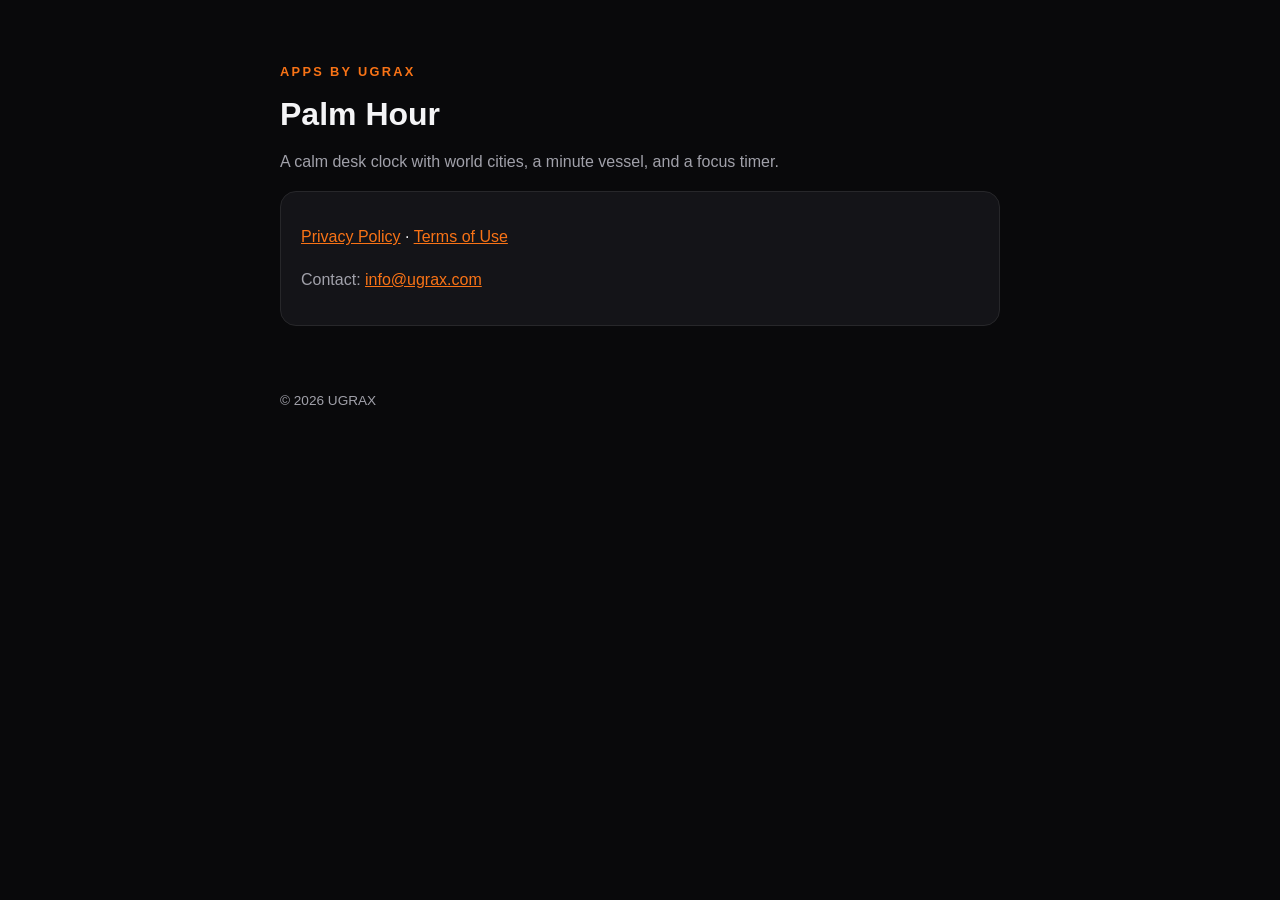
<file: index.html>
<!doctype html>
<html lang="en">
<head>
  <meta charset="utf-8">
  <meta name="viewport" content="width=device-width, initial-scale=1">
  <title>UGRAX · Apps</title>
  <link rel="stylesheet" href="/style.css">
</head>
<body>
  <main>
    <p class="brand">Apps by UGRAX</p>
    <h1>Palm Hour</h1>
    <p class="muted">A calm desk clock with world cities, a minute vessel, and a focus timer.</p>
    <div class="card">
      <p><a href="/palmhour/privacy/">Privacy Policy</a> · <a href="/palmhour/terms/">Terms of Use</a></p>
      <p class="muted">Contact: <a href="mailto:info@ugrax.com">info@ugrax.com</a></p>
    </div>
    <footer>© 2026 UGRAX</footer>
  </main>
</body>
</html>
</file>
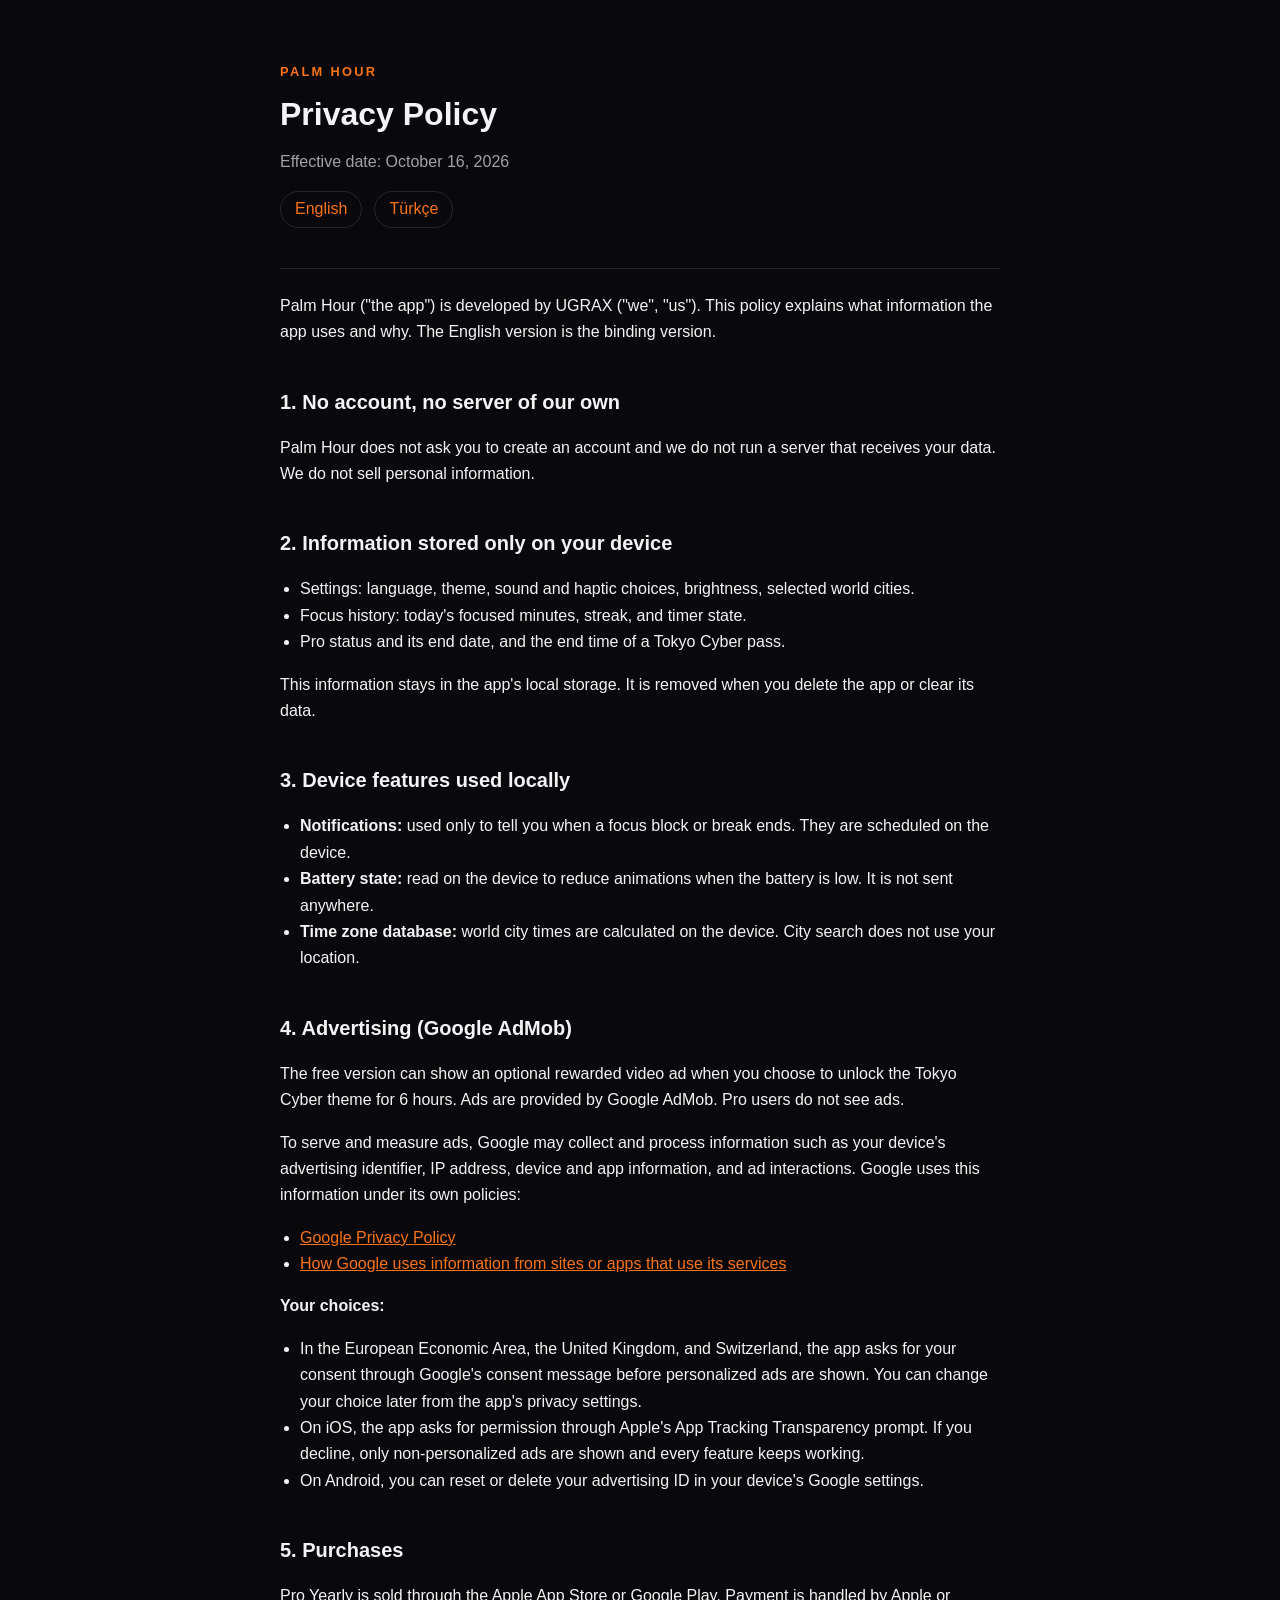
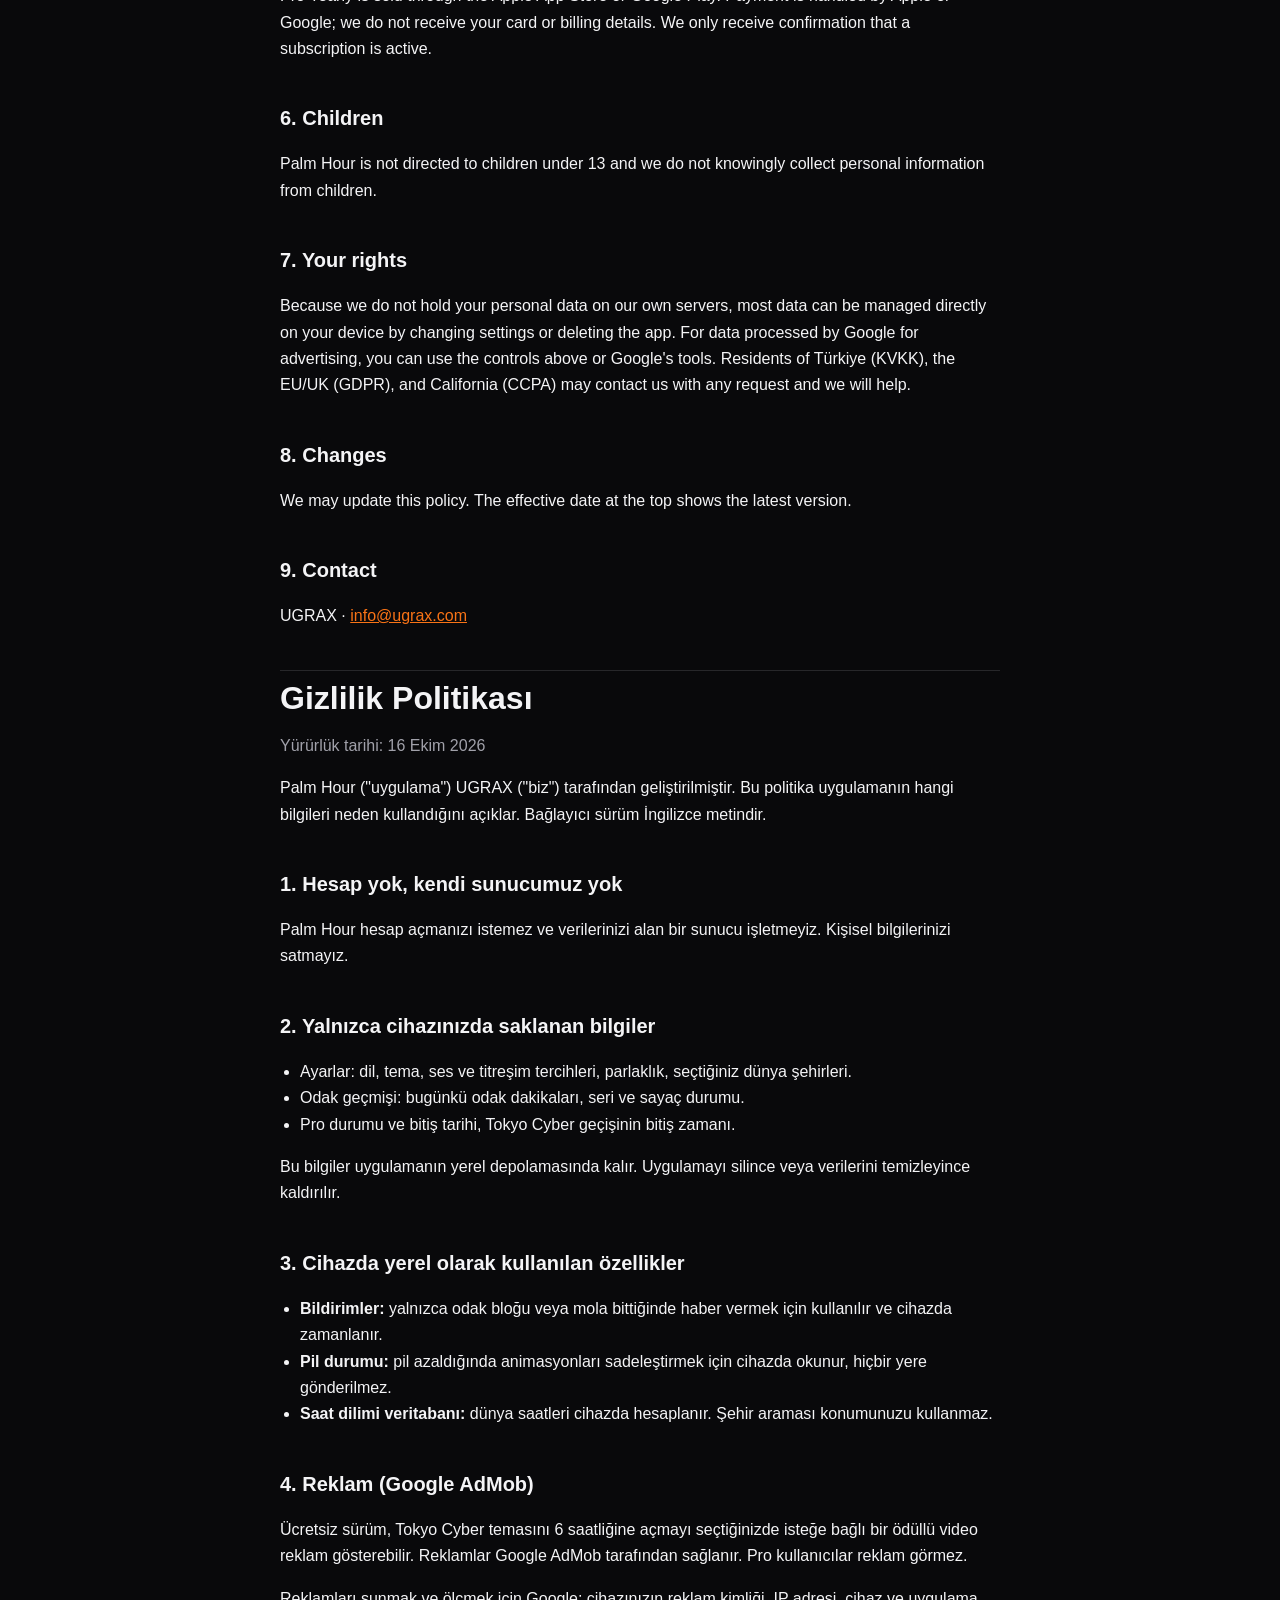
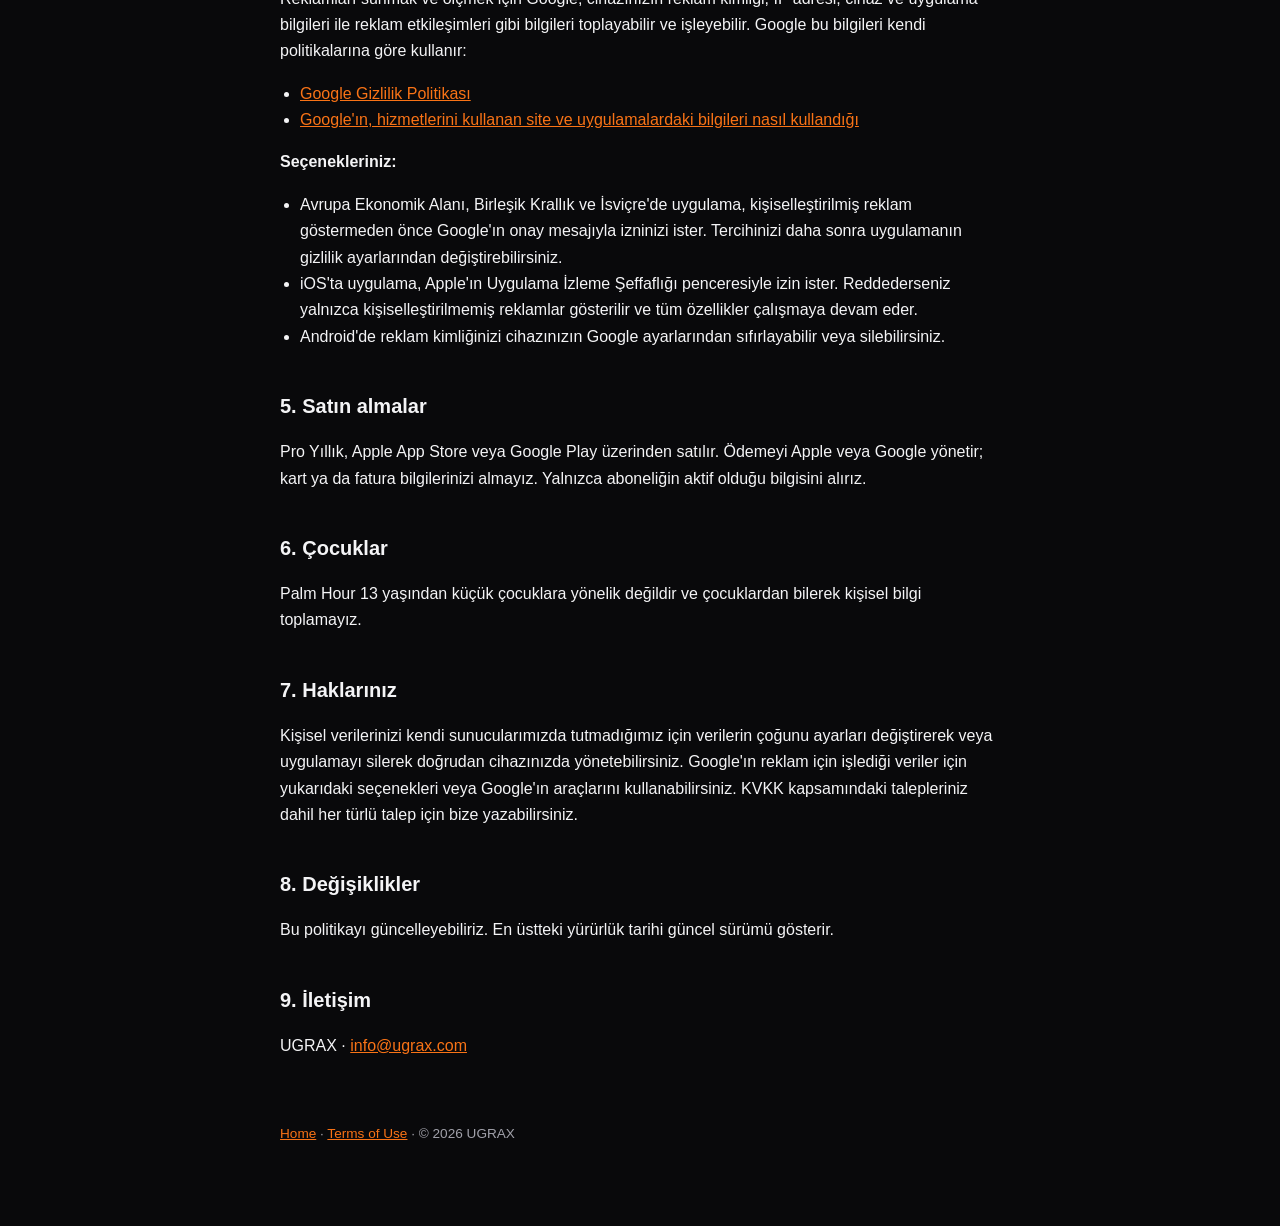
<file: palmhour/privacy/index.html>
<!doctype html>
<html lang="en">
<head>
  <meta charset="utf-8">
  <meta name="viewport" content="width=device-width, initial-scale=1">
  <title>Palm Hour · Privacy Policy</title>
  <link rel="stylesheet" href="/style.css">
</head>
<body>
  <main>
    <p class="brand">Palm Hour</p>
    <h1>Privacy Policy</h1>
    <p class="muted">Effective date: October 16, 2026</p>
    <nav class="lang"><a href="#en">English</a><a href="#tr">Türkçe</a></nav>

    <section class="doc" id="en">
      <p>Palm Hour ("the app") is developed by UGRAX ("we", "us"). This policy explains what information the app uses and why. The English version is the binding version.</p>

      <h2>1. No account, no server of our own</h2>
      <p>Palm Hour does not ask you to create an account and we do not run a server that receives your data. We do not sell personal information.</p>

      <h2>2. Information stored only on your device</h2>
      <ul>
        <li>Settings: language, theme, sound and haptic choices, brightness, selected world cities.</li>
        <li>Focus history: today's focused minutes, streak, and timer state.</li>
        <li>Pro status and its end date, and the end time of a Tokyo Cyber pass.</li>
      </ul>
      <p>This information stays in the app's local storage. It is removed when you delete the app or clear its data.</p>

      <h2>3. Device features used locally</h2>
      <ul>
        <li><strong>Notifications:</strong> used only to tell you when a focus block or break ends. They are scheduled on the device.</li>
        <li><strong>Battery state:</strong> read on the device to reduce animations when the battery is low. It is not sent anywhere.</li>
        <li><strong>Time zone database:</strong> world city times are calculated on the device. City search does not use your location.</li>
      </ul>

      <h2>4. Advertising (Google AdMob)</h2>
      <p>The free version can show an optional rewarded video ad when you choose to unlock the Tokyo Cyber theme for 6 hours. Ads are provided by Google AdMob. Pro users do not see ads.</p>
      <p>To serve and measure ads, Google may collect and process information such as your device's advertising identifier, IP address, device and app information, and ad interactions. Google uses this information under its own policies:</p>
      <ul>
        <li><a href="https://policies.google.com/privacy">Google Privacy Policy</a></li>
        <li><a href="https://policies.google.com/technologies/partner-sites">How Google uses information from sites or apps that use its services</a></li>
      </ul>
      <p><strong>Your choices:</strong></p>
      <ul>
        <li>In the European Economic Area, the United Kingdom, and Switzerland, the app asks for your consent through Google's consent message before personalized ads are shown. You can change your choice later from the app's privacy settings.</li>
        <li>On iOS, the app asks for permission through Apple's App Tracking Transparency prompt. If you decline, only non-personalized ads are shown and every feature keeps working.</li>
        <li>On Android, you can reset or delete your advertising ID in your device's Google settings.</li>
      </ul>

      <h2>5. Purchases</h2>
      <p>Pro Yearly is sold through the Apple App Store or Google Play. Payment is handled by Apple or Google; we do not receive your card or billing details. We only receive confirmation that a subscription is active.</p>

      <h2>6. Children</h2>
      <p>Palm Hour is not directed to children under 13 and we do not knowingly collect personal information from children.</p>

      <h2>7. Your rights</h2>
      <p>Because we do not hold your personal data on our own servers, most data can be managed directly on your device by changing settings or deleting the app. For data processed by Google for advertising, you can use the controls above or Google's tools. Residents of Türkiye (KVKK), the EU/UK (GDPR), and California (CCPA) may contact us with any request and we will help.</p>

      <h2>8. Changes</h2>
      <p>We may update this policy. The effective date at the top shows the latest version.</p>

      <h2>9. Contact</h2>
      <p>UGRAX · <a href="mailto:info@ugrax.com">info@ugrax.com</a></p>
    </section>

    <section class="doc" id="tr">
      <h1>Gizlilik Politikası</h1>
      <p class="muted">Yürürlük tarihi: 16 Ekim 2026</p>
      <p>Palm Hour ("uygulama") UGRAX ("biz") tarafından geliştirilmiştir. Bu politika uygulamanın hangi bilgileri neden kullandığını açıklar. Bağlayıcı sürüm İngilizce metindir.</p>

      <h2>1. Hesap yok, kendi sunucumuz yok</h2>
      <p>Palm Hour hesap açmanızı istemez ve verilerinizi alan bir sunucu işletmeyiz. Kişisel bilgilerinizi satmayız.</p>

      <h2>2. Yalnızca cihazınızda saklanan bilgiler</h2>
      <ul>
        <li>Ayarlar: dil, tema, ses ve titreşim tercihleri, parlaklık, seçtiğiniz dünya şehirleri.</li>
        <li>Odak geçmişi: bugünkü odak dakikaları, seri ve sayaç durumu.</li>
        <li>Pro durumu ve bitiş tarihi, Tokyo Cyber geçişinin bitiş zamanı.</li>
      </ul>
      <p>Bu bilgiler uygulamanın yerel depolamasında kalır. Uygulamayı silince veya verilerini temizleyince kaldırılır.</p>

      <h2>3. Cihazda yerel olarak kullanılan özellikler</h2>
      <ul>
        <li><strong>Bildirimler:</strong> yalnızca odak bloğu veya mola bittiğinde haber vermek için kullanılır ve cihazda zamanlanır.</li>
        <li><strong>Pil durumu:</strong> pil azaldığında animasyonları sadeleştirmek için cihazda okunur, hiçbir yere gönderilmez.</li>
        <li><strong>Saat dilimi veritabanı:</strong> dünya saatleri cihazda hesaplanır. Şehir araması konumunuzu kullanmaz.</li>
      </ul>

      <h2>4. Reklam (Google AdMob)</h2>
      <p>Ücretsiz sürüm, Tokyo Cyber temasını 6 saatliğine açmayı seçtiğinizde isteğe bağlı bir ödüllü video reklam gösterebilir. Reklamlar Google AdMob tarafından sağlanır. Pro kullanıcılar reklam görmez.</p>
      <p>Reklamları sunmak ve ölçmek için Google; cihazınızın reklam kimliği, IP adresi, cihaz ve uygulama bilgileri ile reklam etkileşimleri gibi bilgileri toplayabilir ve işleyebilir. Google bu bilgileri kendi politikalarına göre kullanır:</p>
      <ul>
        <li><a href="https://policies.google.com/privacy?hl=tr">Google Gizlilik Politikası</a></li>
        <li><a href="https://policies.google.com/technologies/partner-sites?hl=tr">Google'ın, hizmetlerini kullanan site ve uygulamalardaki bilgileri nasıl kullandığı</a></li>
      </ul>
      <p><strong>Seçenekleriniz:</strong></p>
      <ul>
        <li>Avrupa Ekonomik Alanı, Birleşik Krallık ve İsviçre'de uygulama, kişiselleştirilmiş reklam göstermeden önce Google'ın onay mesajıyla izninizi ister. Tercihinizi daha sonra uygulamanın gizlilik ayarlarından değiştirebilirsiniz.</li>
        <li>iOS'ta uygulama, Apple'ın Uygulama İzleme Şeffaflığı penceresiyle izin ister. Reddederseniz yalnızca kişiselleştirilmemiş reklamlar gösterilir ve tüm özellikler çalışmaya devam eder.</li>
        <li>Android'de reklam kimliğinizi cihazınızın Google ayarlarından sıfırlayabilir veya silebilirsiniz.</li>
      </ul>

      <h2>5. Satın almalar</h2>
      <p>Pro Yıllık, Apple App Store veya Google Play üzerinden satılır. Ödemeyi Apple veya Google yönetir; kart ya da fatura bilgilerinizi almayız. Yalnızca aboneliğin aktif olduğu bilgisini alırız.</p>

      <h2>6. Çocuklar</h2>
      <p>Palm Hour 13 yaşından küçük çocuklara yönelik değildir ve çocuklardan bilerek kişisel bilgi toplamayız.</p>

      <h2>7. Haklarınız</h2>
      <p>Kişisel verilerinizi kendi sunucularımızda tutmadığımız için verilerin çoğunu ayarları değiştirerek veya uygulamayı silerek doğrudan cihazınızda yönetebilirsiniz. Google'ın reklam için işlediği veriler için yukarıdaki seçenekleri veya Google'ın araçlarını kullanabilirsiniz. KVKK kapsamındaki talepleriniz dahil her türlü talep için bize yazabilirsiniz.</p>

      <h2>8. Değişiklikler</h2>
      <p>Bu politikayı güncelleyebiliriz. En üstteki yürürlük tarihi güncel sürümü gösterir.</p>

      <h2>9. İletişim</h2>
      <p>UGRAX · <a href="mailto:info@ugrax.com">info@ugrax.com</a></p>
    </section>

    <footer><a href="/">Home</a> · <a href="/palmhour/terms/">Terms of Use</a> · © 2026 UGRAX</footer>
  </main>
</body>
</html>
</file>
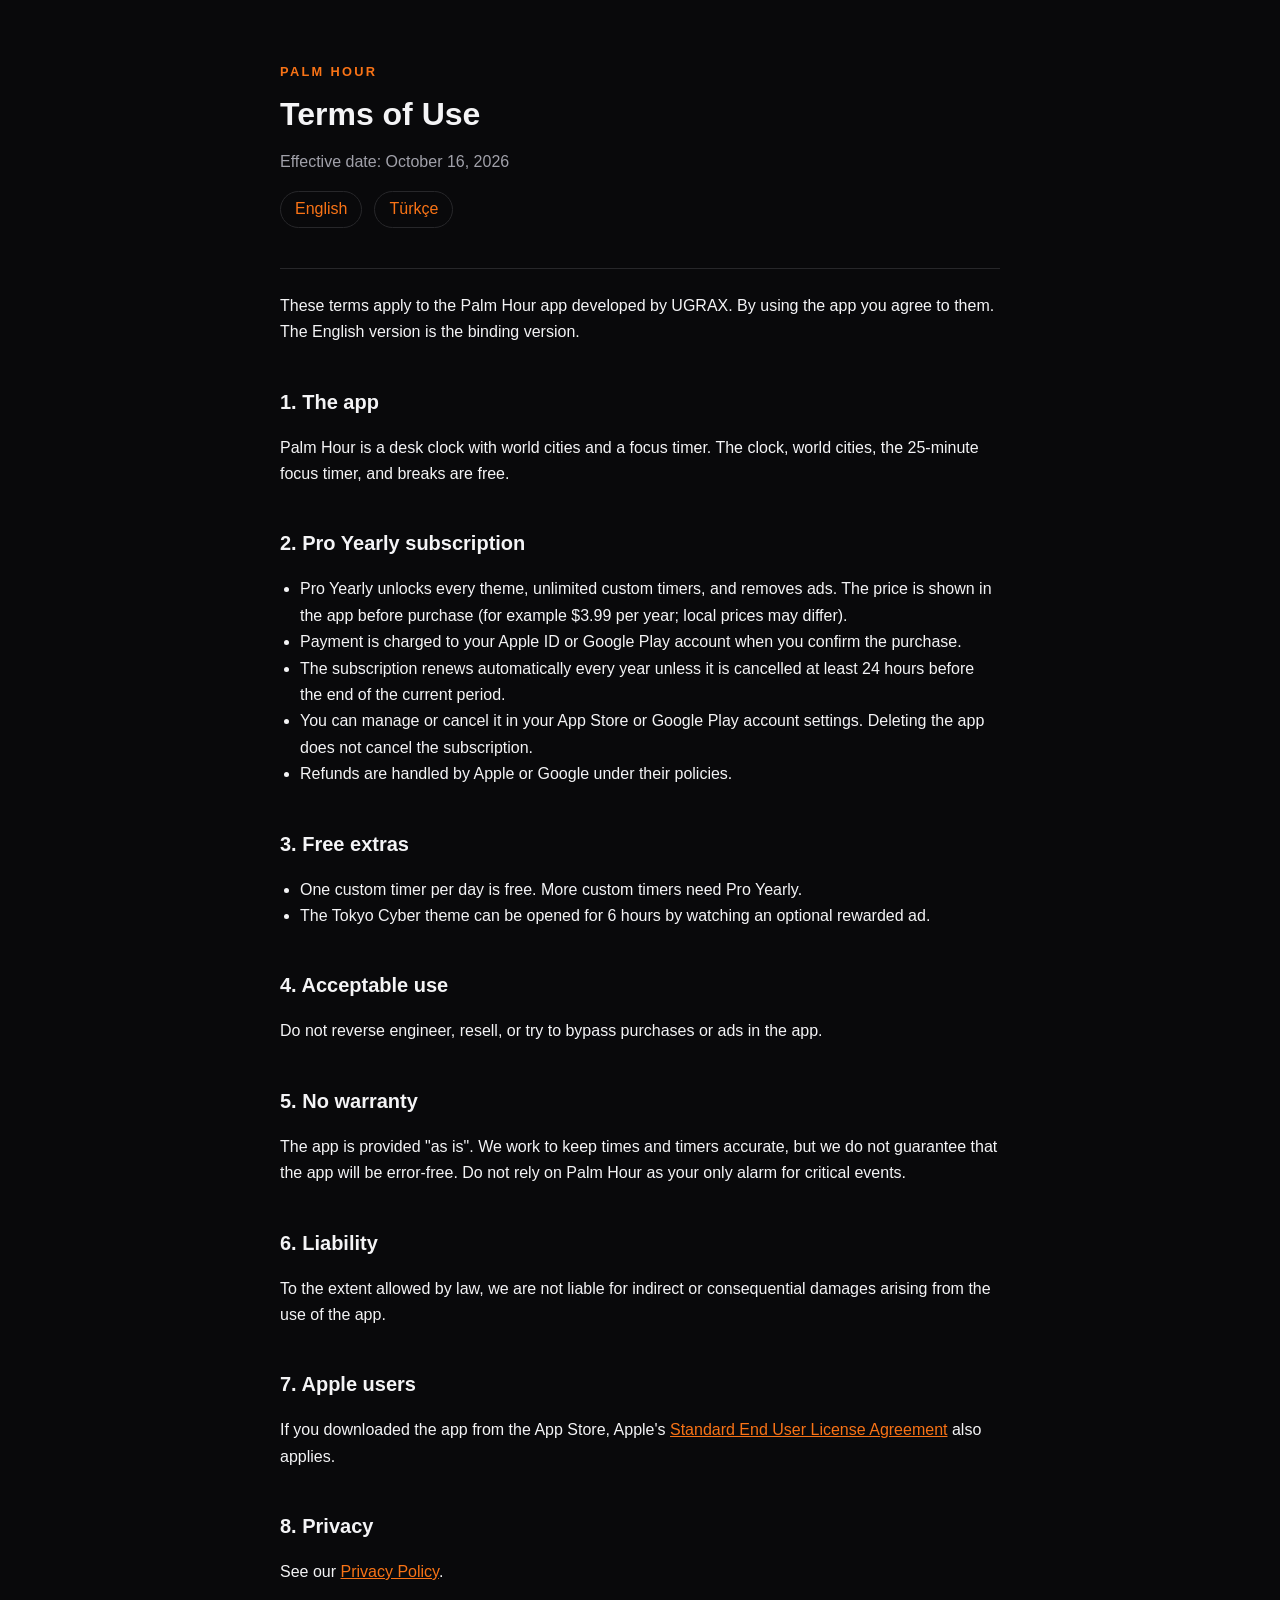
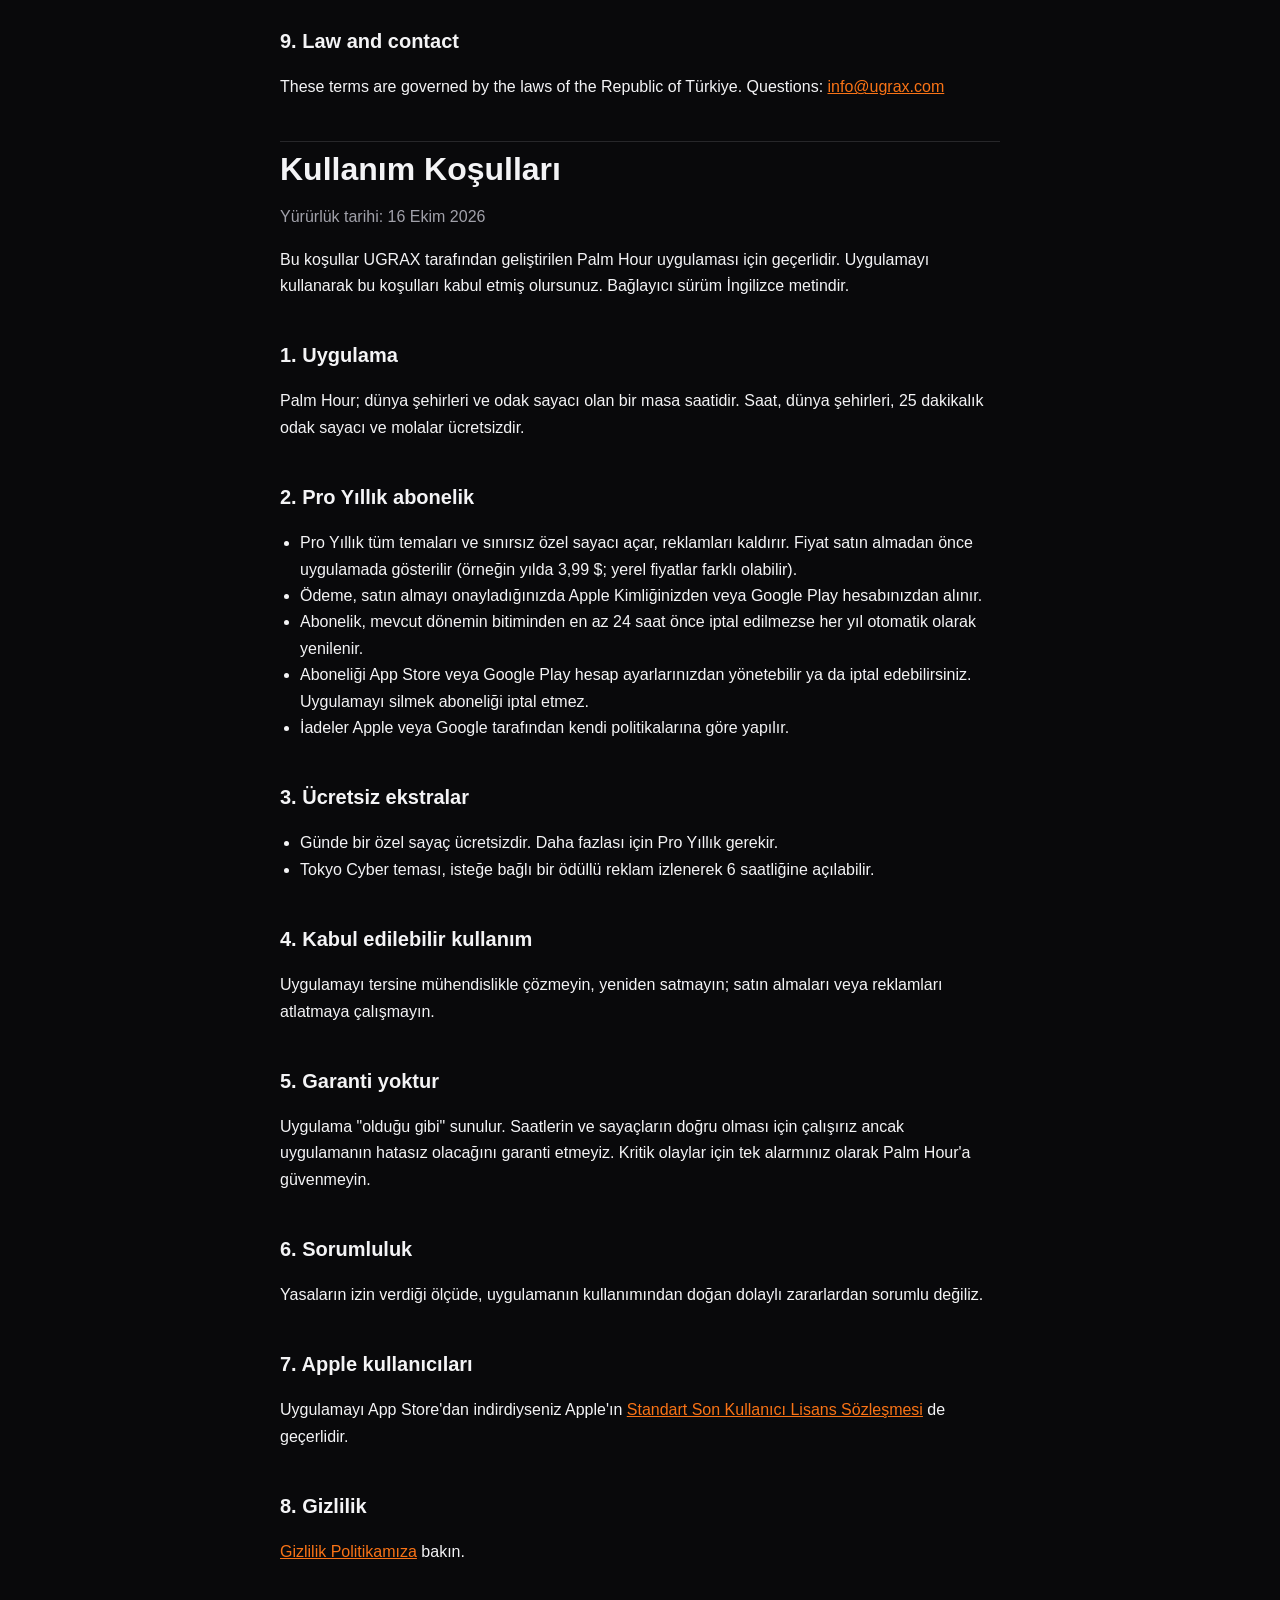
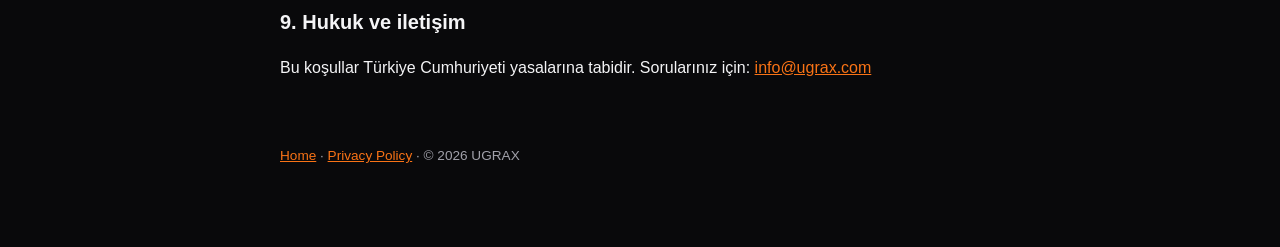
<file: palmhour/terms/index.html>
<!doctype html>
<html lang="en">
<head>
  <meta charset="utf-8">
  <meta name="viewport" content="width=device-width, initial-scale=1">
  <title>Palm Hour · Terms of Use</title>
  <link rel="stylesheet" href="/style.css">
</head>
<body>
  <main>
    <p class="brand">Palm Hour</p>
    <h1>Terms of Use</h1>
    <p class="muted">Effective date: October 16, 2026</p>
    <nav class="lang"><a href="#en">English</a><a href="#tr">Türkçe</a></nav>

    <section class="doc" id="en">
      <p>These terms apply to the Palm Hour app developed by UGRAX. By using the app you agree to them. The English version is the binding version.</p>

      <h2>1. The app</h2>
      <p>Palm Hour is a desk clock with world cities and a focus timer. The clock, world cities, the 25-minute focus timer, and breaks are free.</p>

      <h2>2. Pro Yearly subscription</h2>
      <ul>
        <li>Pro Yearly unlocks every theme, unlimited custom timers, and removes ads. The price is shown in the app before purchase (for example $3.99 per year; local prices may differ).</li>
        <li>Payment is charged to your Apple ID or Google Play account when you confirm the purchase.</li>
        <li>The subscription renews automatically every year unless it is cancelled at least 24 hours before the end of the current period.</li>
        <li>You can manage or cancel it in your App Store or Google Play account settings. Deleting the app does not cancel the subscription.</li>
        <li>Refunds are handled by Apple or Google under their policies.</li>
      </ul>

      <h2>3. Free extras</h2>
      <ul>
        <li>One custom timer per day is free. More custom timers need Pro Yearly.</li>
        <li>The Tokyo Cyber theme can be opened for 6 hours by watching an optional rewarded ad.</li>
      </ul>

      <h2>4. Acceptable use</h2>
      <p>Do not reverse engineer, resell, or try to bypass purchases or ads in the app.</p>

      <h2>5. No warranty</h2>
      <p>The app is provided "as is". We work to keep times and timers accurate, but we do not guarantee that the app will be error-free. Do not rely on Palm Hour as your only alarm for critical events.</p>

      <h2>6. Liability</h2>
      <p>To the extent allowed by law, we are not liable for indirect or consequential damages arising from the use of the app.</p>

      <h2>7. Apple users</h2>
      <p>If you downloaded the app from the App Store, Apple's <a href="https://www.apple.com/legal/internet-services/itunes/dev/stdeula/">Standard End User License Agreement</a> also applies.</p>

      <h2>8. Privacy</h2>
      <p>See our <a href="/palmhour/privacy/">Privacy Policy</a>.</p>

      <h2>9. Law and contact</h2>
      <p>These terms are governed by the laws of the Republic of Türkiye. Questions: <a href="mailto:info@ugrax.com">info@ugrax.com</a></p>
    </section>

    <section class="doc" id="tr">
      <h1>Kullanım Koşulları</h1>
      <p class="muted">Yürürlük tarihi: 16 Ekim 2026</p>
      <p>Bu koşullar UGRAX tarafından geliştirilen Palm Hour uygulaması için geçerlidir. Uygulamayı kullanarak bu koşulları kabul etmiş olursunuz. Bağlayıcı sürüm İngilizce metindir.</p>

      <h2>1. Uygulama</h2>
      <p>Palm Hour; dünya şehirleri ve odak sayacı olan bir masa saatidir. Saat, dünya şehirleri, 25 dakikalık odak sayacı ve molalar ücretsizdir.</p>

      <h2>2. Pro Yıllık abonelik</h2>
      <ul>
        <li>Pro Yıllık tüm temaları ve sınırsız özel sayacı açar, reklamları kaldırır. Fiyat satın almadan önce uygulamada gösterilir (örneğin yılda 3,99 $; yerel fiyatlar farklı olabilir).</li>
        <li>Ödeme, satın almayı onayladığınızda Apple Kimliğinizden veya Google Play hesabınızdan alınır.</li>
        <li>Abonelik, mevcut dönemin bitiminden en az 24 saat önce iptal edilmezse her yıl otomatik olarak yenilenir.</li>
        <li>Aboneliği App Store veya Google Play hesap ayarlarınızdan yönetebilir ya da iptal edebilirsiniz. Uygulamayı silmek aboneliği iptal etmez.</li>
        <li>İadeler Apple veya Google tarafından kendi politikalarına göre yapılır.</li>
      </ul>

      <h2>3. Ücretsiz ekstralar</h2>
      <ul>
        <li>Günde bir özel sayaç ücretsizdir. Daha fazlası için Pro Yıllık gerekir.</li>
        <li>Tokyo Cyber teması, isteğe bağlı bir ödüllü reklam izlenerek 6 saatliğine açılabilir.</li>
      </ul>

      <h2>4. Kabul edilebilir kullanım</h2>
      <p>Uygulamayı tersine mühendislikle çözmeyin, yeniden satmayın; satın almaları veya reklamları atlatmaya çalışmayın.</p>

      <h2>5. Garanti yoktur</h2>
      <p>Uygulama "olduğu gibi" sunulur. Saatlerin ve sayaçların doğru olması için çalışırız ancak uygulamanın hatasız olacağını garanti etmeyiz. Kritik olaylar için tek alarmınız olarak Palm Hour'a güvenmeyin.</p>

      <h2>6. Sorumluluk</h2>
      <p>Yasaların izin verdiği ölçüde, uygulamanın kullanımından doğan dolaylı zararlardan sorumlu değiliz.</p>

      <h2>7. Apple kullanıcıları</h2>
      <p>Uygulamayı App Store'dan indirdiyseniz Apple'ın <a href="https://www.apple.com/legal/internet-services/itunes/dev/stdeula/">Standart Son Kullanıcı Lisans Sözleşmesi</a> de geçerlidir.</p>

      <h2>8. Gizlilik</h2>
      <p><a href="/palmhour/privacy/">Gizlilik Politikamıza</a> bakın.</p>

      <h2>9. Hukuk ve iletişim</h2>
      <p>Bu koşullar Türkiye Cumhuriyeti yasalarına tabidir. Sorularınız için: <a href="mailto:info@ugrax.com">info@ugrax.com</a></p>
    </section>

    <footer><a href="/">Home</a> · <a href="/palmhour/privacy/">Privacy Policy</a> · © 2026 UGRAX</footer>
  </main>
</body>
</html>
</file>
<file: style.css>
:root {
  color-scheme: dark;
  --bg: #09090b;
  --surface: #141418;
  --text: #f4f4f6;
  --muted: #a1a1aa;
  --accent: #f97316;
  --border: #27272a;
}

* { box-sizing: border-box; }

body {
  margin: 0;
  background: var(--bg);
  color: var(--text);
  font: 16px/1.65 -apple-system, BlinkMacSystemFont, "Segoe UI", Roboto, "Helvetica Neue", Arial, sans-serif;
}

main {
  max-width: 760px;
  margin: 0 auto;
  padding: 48px 20px 80px;
}

a { color: var(--accent); }

h1 { font-size: 2rem; line-height: 1.2; margin: 0 0 8px; }
h2 { font-size: 1.25rem; margin: 40px 0 8px; }
h3 { font-size: 1.05rem; margin: 24px 0 4px; }

.brand {
  color: var(--accent);
  font-weight: 700;
  letter-spacing: 0.18em;
  font-size: 0.8rem;
  text-transform: uppercase;
}

.muted { color: var(--muted); }

nav.lang {
  display: flex;
  gap: 12px;
  margin: 16px 0 32px;
}

nav.lang a {
  border: 1px solid var(--border);
  border-radius: 999px;
  padding: 4px 14px;
  text-decoration: none;
}

section.doc {
  border-top: 1px solid var(--border);
  padding-top: 8px;
  margin-top: 40px;
}

ul { padding-left: 20px; }

.card {
  background: var(--surface);
  border: 1px solid var(--border);
  border-radius: 16px;
  padding: 16px 20px;
  margin: 12px 0;
}

footer {
  margin-top: 64px;
  color: var(--muted);
  font-size: 0.85rem;
}
</file>
